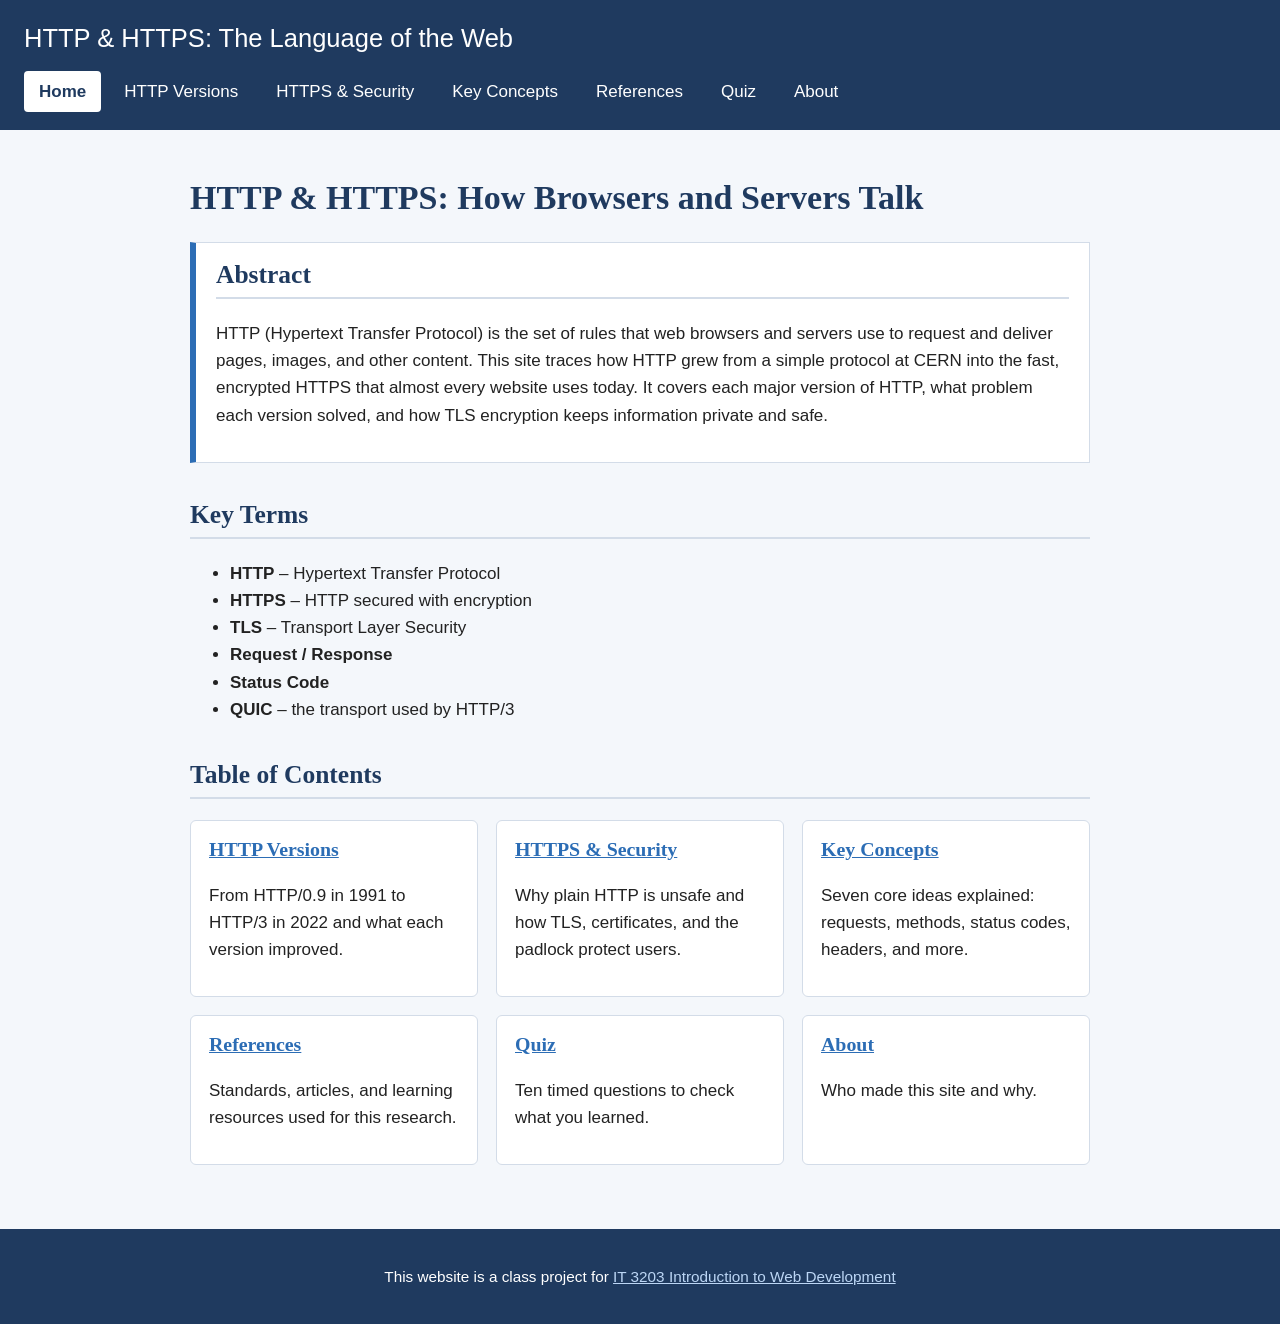
<file: index.html>
<!-- Home page: abstract, key terms, and table of contents that links to every page -->
<!DOCTYPE html>
<html lang="en">
<head>
  <meta charset="UTF-8">
  <meta name="viewport" content="width=device-width, initial-scale=1.0">
  <title>HTTP and HTTPS | Home</title>
  <link rel="stylesheet" href="css/style.css">
</head>
<body>

  <header id="site-header">
    <p class="site-title">HTTP &amp; HTTPS: The Language of the Web</p>
    <nav id="main-menu">
      <ul>
        <li><a href="index.html" class="active">Home</a></li>
        <li><a href="history.html">HTTP Versions</a></li>
        <li><a href="security.html">HTTPS &amp; Security</a></li>
        <li><a href="concepts.html">Key Concepts</a></li>
        <li><a href="references.html">References</a></li>
        <li><a href="quiz.html">Quiz</a></li>
        <li><a href="about.html">About</a></li>
      </ul>
    </nav>
  </header>

  <main>
    <h1>HTTP &amp; HTTPS: How Browsers and Servers Talk</h1>

    <section class="intro-box">
      <h2>Abstract</h2>
      <p>
        HTTP (Hypertext Transfer Protocol) is the set of rules that web browsers and servers
        use to request and deliver pages, images, and other content. This site traces how
        HTTP grew from a simple protocol at CERN into the fast, encrypted HTTPS that almost
        every website uses today. It covers each major version of HTTP, what problem each
        version solved, and how TLS encryption keeps information private and safe.
      </p>
    </section>

    <section>
      <h2>Key Terms</h2>
      <ul>
        <li><strong>HTTP</strong> &ndash; Hypertext Transfer Protocol</li>
        <li><strong>HTTPS</strong> &ndash; HTTP secured with encryption</li>
        <li><strong>TLS</strong> &ndash; Transport Layer Security</li>
        <li><strong>Request / Response</strong></li>
        <li><strong>Status Code</strong></li>
        <li><strong>QUIC</strong> &ndash; the transport used by HTTP/3</li>
      </ul>
    </section>

    <section>
      <h2>Table of Contents</h2>
      <div class="card-grid">
        <div class="card">
          <h3><a href="history.html">HTTP Versions</a></h3>
          <p>From HTTP/0.9 in 1991 to HTTP/3 in 2022 and what each version improved.</p>
        </div>
        <div class="card">
          <h3><a href="security.html">HTTPS &amp; Security</a></h3>
          <p>Why plain HTTP is unsafe and how TLS, certificates, and the padlock protect users.</p>
        </div>
        <div class="card">
          <h3><a href="concepts.html">Key Concepts</a></h3>
          <p>Seven core ideas explained: requests, methods, status codes, headers, and more.</p>
        </div>
        <div class="card">
          <h3><a href="references.html">References</a></h3>
          <p>Standards, articles, and learning resources used for this research.</p>
        </div>
        <div class="card">
          <h3><a href="quiz.html">Quiz</a></h3>
          <p>Ten timed questions to check what you learned.</p>
        </div>
        <div class="card">
          <h3><a href="about.html">About</a></h3>
          <p>Who made this site and why.</p>
        </div>
      </div>
    </section>
  </main>

  <footer id="site-footer">
    <p>
      This website is a class project for
      <a href="https://ksuweb.github.io/IT3203/">IT 3203 Introduction to Web Development</a>
    </p>
  </footer>

</body>
</html>
</file>
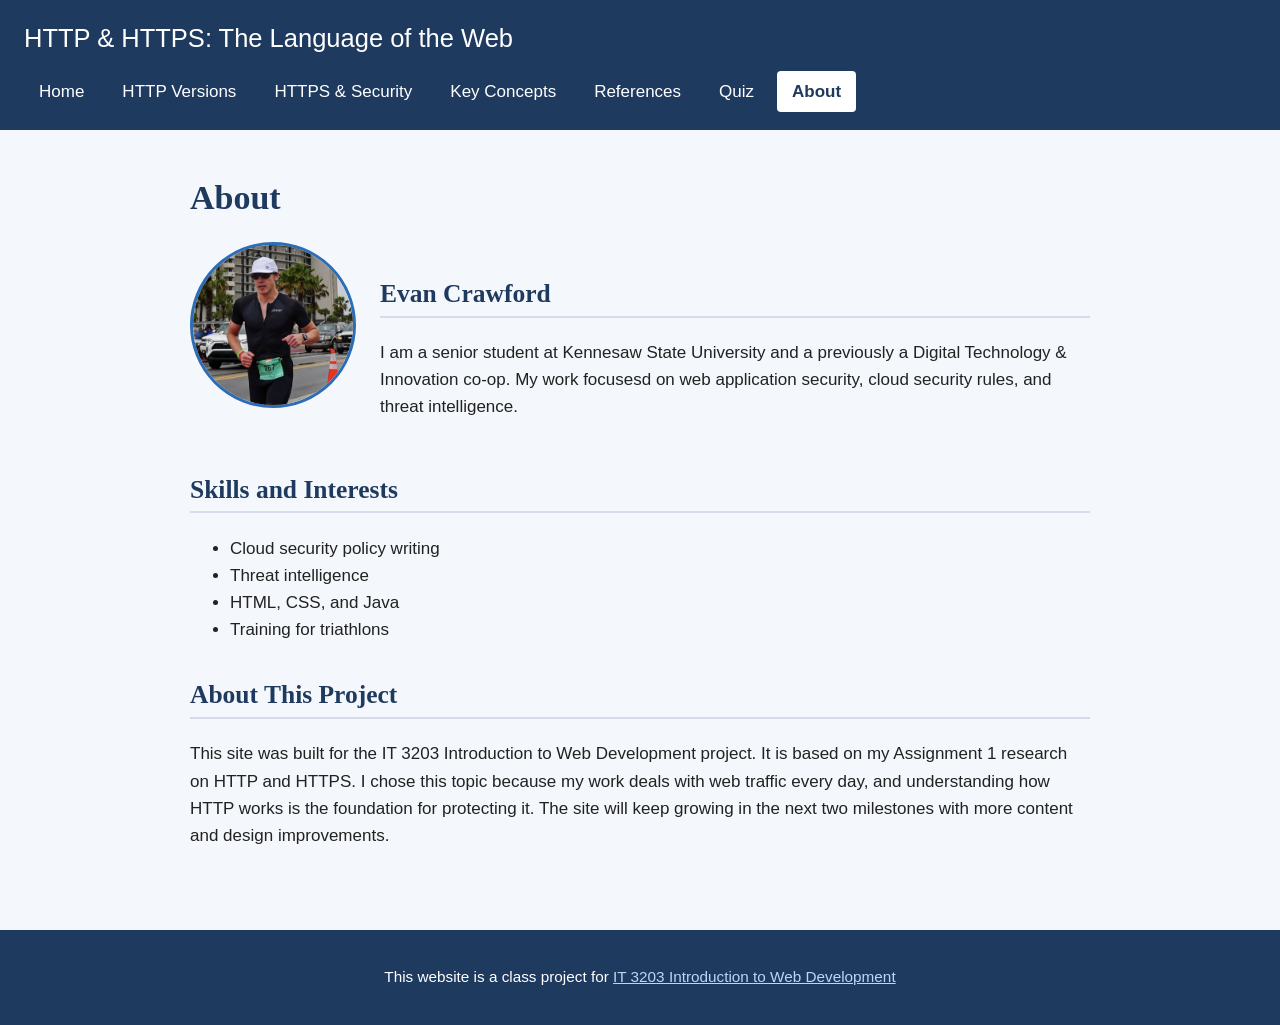
<file: about.html>
<!-- About page: photo and intro side by side with flexbox, skills list, project info -->

<!DOCTYPE html>
<html lang="en">
<head>
  <meta charset="UTF-8">
  <meta name="viewport" content="width=device-width, initial-scale=1.0">
  <title>HTTP and HTTPS | About</title>
  <link rel="stylesheet" href="css/style.css">
</head>
<body>

  <header id="site-header">
    <p class="site-title">HTTP &amp; HTTPS: The Language of the Web</p>
    <nav id="main-menu">
      <ul>
        <li><a href="index.html">Home</a></li>
        <li><a href="history.html">HTTP Versions</a></li>
        <li><a href="security.html">HTTPS &amp; Security</a></li>
        <li><a href="concepts.html">Key Concepts</a></li>
        <li><a href="references.html">References</a></li>
        <li><a href="quiz.html">Quiz</a></li>
        <li><a href="about.html" class="active">About</a></li>
      </ul>
    </nav>
  </header>

  <main>
    <h1>About</h1>

    <section class="profile">
         <img src="images/profile.jpg" alt="Evan Crawford running in a triathlon" width="160" height="160">
      <div>
        <h2>Evan Crawford</h2>
        <p>
          I am a senior student at Kennesaw State University and a previously a Digital Technology &amp;
          Innovation co-op. My work focusesd on web application security, cloud security 
          rules, and threat intelligence.
        </p>
      </div>
    </section>

    <h2>Skills and Interests</h2>
    <ul>
      <li>Cloud security policy writing</li>
      <li>Threat intelligence</li>
      <li>HTML, CSS, and Java</li>
      <li>Training for triathlons</li>
    </ul>

    <h2>About This Project</h2>
    <p>
      This site was built for the IT 3203 Introduction to Web Development project. It is
      based on my Assignment 1 research on HTTP and HTTPS. I chose this topic because my
      work deals with web traffic every day, and understanding how HTTP works is
      the foundation for protecting it. The site will keep growing in the next two
      milestones with more content and design improvements.
    </p>
  </main>

  <footer id="site-footer">
    <p>
      This website is a class project for
      <a href="https://ksuweb.github.io/IT3203/">IT 3203 Introduction to Web Development</a>
    </p>
  </footer>

</body>
</html>
</file>
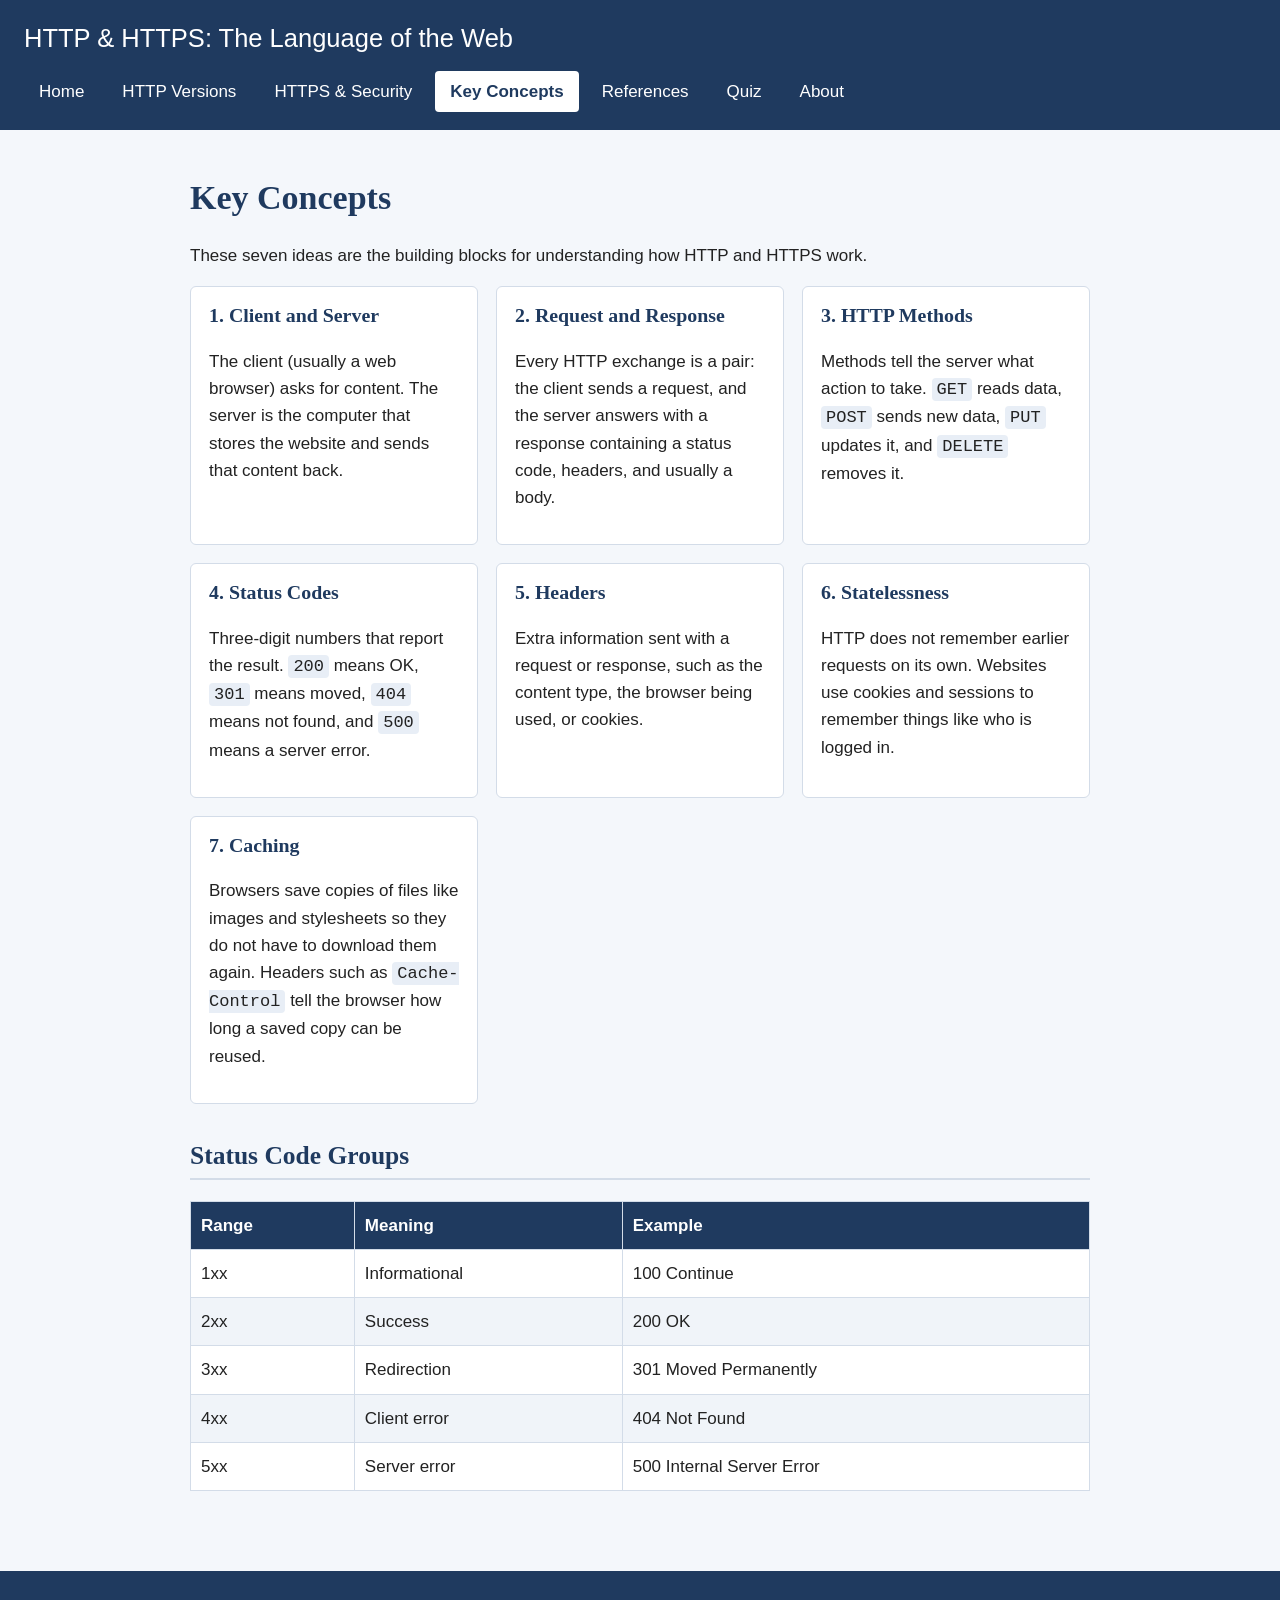
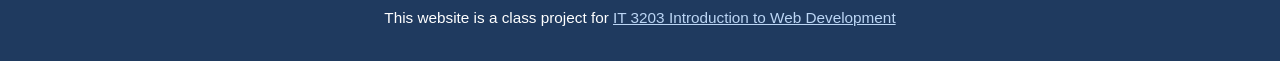
<file: concepts.html>
<!-- Key Concepts page: 7 concepts as cards in a CSS grid, plus a status code table -->
<!DOCTYPE html>
<html lang="en">
<head>
  <meta charset="UTF-8">
  <meta name="viewport" content="width=device-width, initial-scale=1.0">
  <title>HTTP and HTTPS | Key Concepts</title>
  <link rel="stylesheet" href="css/style.css">
</head>
<body>

  <header id="site-header">
    <p class="site-title">HTTP &amp; HTTPS: The Language of the Web</p>
    <nav id="main-menu">
      <ul>
        <li><a href="index.html">Home</a></li>
        <li><a href="history.html">HTTP Versions</a></li>
        <li><a href="security.html">HTTPS &amp; Security</a></li>
        <li><a href="concepts.html" class="active">Key Concepts</a></li>
        <li><a href="references.html">References</a></li>
        <li><a href="quiz.html">Quiz</a></li>
        <li><a href="about.html">About</a></li>
      </ul>
    </nav>
  </header>

  <main>
    <h1>Key Concepts</h1>
    <p>These seven ideas are the building blocks for understanding how HTTP and HTTPS work.</p>

    <div class="card-grid">
      <div class="card">
        <h3>1. Client and Server</h3>
        <p>
          The client (usually a web browser) asks for content. The server is the computer
          that stores the website and sends that content back.
        </p>
      </div>
      <div class="card">
        <h3>2. Request and Response</h3>
        <p>
          Every HTTP exchange is a pair: the client sends a request, and the server answers
          with a response containing a status code, headers, and usually a body.
        </p>
      </div>
      <div class="card">
        <h3>3. HTTP Methods</h3>
        <p>
          Methods tell the server what action to take. <code>GET</code> reads data,
          <code>POST</code> sends new data, <code>PUT</code> updates it, and
          <code>DELETE</code> removes it.
        </p>
      </div>
      <div class="card">
        <h3>4. Status Codes</h3>
        <p>
          Three-digit numbers that report the result. <code>200</code> means OK,
          <code>301</code> means moved, <code>404</code> means not found, and
          <code>500</code> means a server error.
        </p>
      </div>
      <div class="card">
        <h3>5. Headers</h3>
        <p>
          Extra information sent with a request or response, such as the content type,
          the browser being used, or cookies.
        </p>
      </div>
      <div class="card">
        <h3>6. Statelessness</h3>
        <p>
          HTTP does not remember earlier requests on its own. Websites use cookies and
          sessions to remember things like who is logged in.
        </p>
      </div>
            <div class="card">
        <h3>7. Caching</h3>
        <p>
          Browsers save copies of files like images and stylesheets so they do not have to
          download them again. Headers such as <code>Cache-Control</code> tell the browser
          how long a saved copy can be reused.
        </p>
      </div>
    </div>

    <h2>Status Code Groups</h2>
    <table>
      <thead>
        <tr>
          <th>Range</th>
          <th>Meaning</th>
          <th>Example</th>
        </tr>
      </thead>
      <tbody>
        <tr><td>1xx</td><td>Informational</td><td>100 Continue</td></tr>
        <tr><td>2xx</td><td>Success</td><td>200 OK</td></tr>
        <tr><td>3xx</td><td>Redirection</td><td>301 Moved Permanently</td></tr>
        <tr><td>4xx</td><td>Client error</td><td>404 Not Found</td></tr>
        <tr><td>5xx</td><td>Server error</td><td>500 Internal Server Error</td></tr>
      </tbody>
    </table>
  </main>

  <footer id="site-footer">
    <p>
      This website is a class project for
      <a href="https://ksuweb.github.io/IT3203/">IT 3203 Introduction to Web Development</a>
    </p>
  </footer>

</body>
</html>
</file>
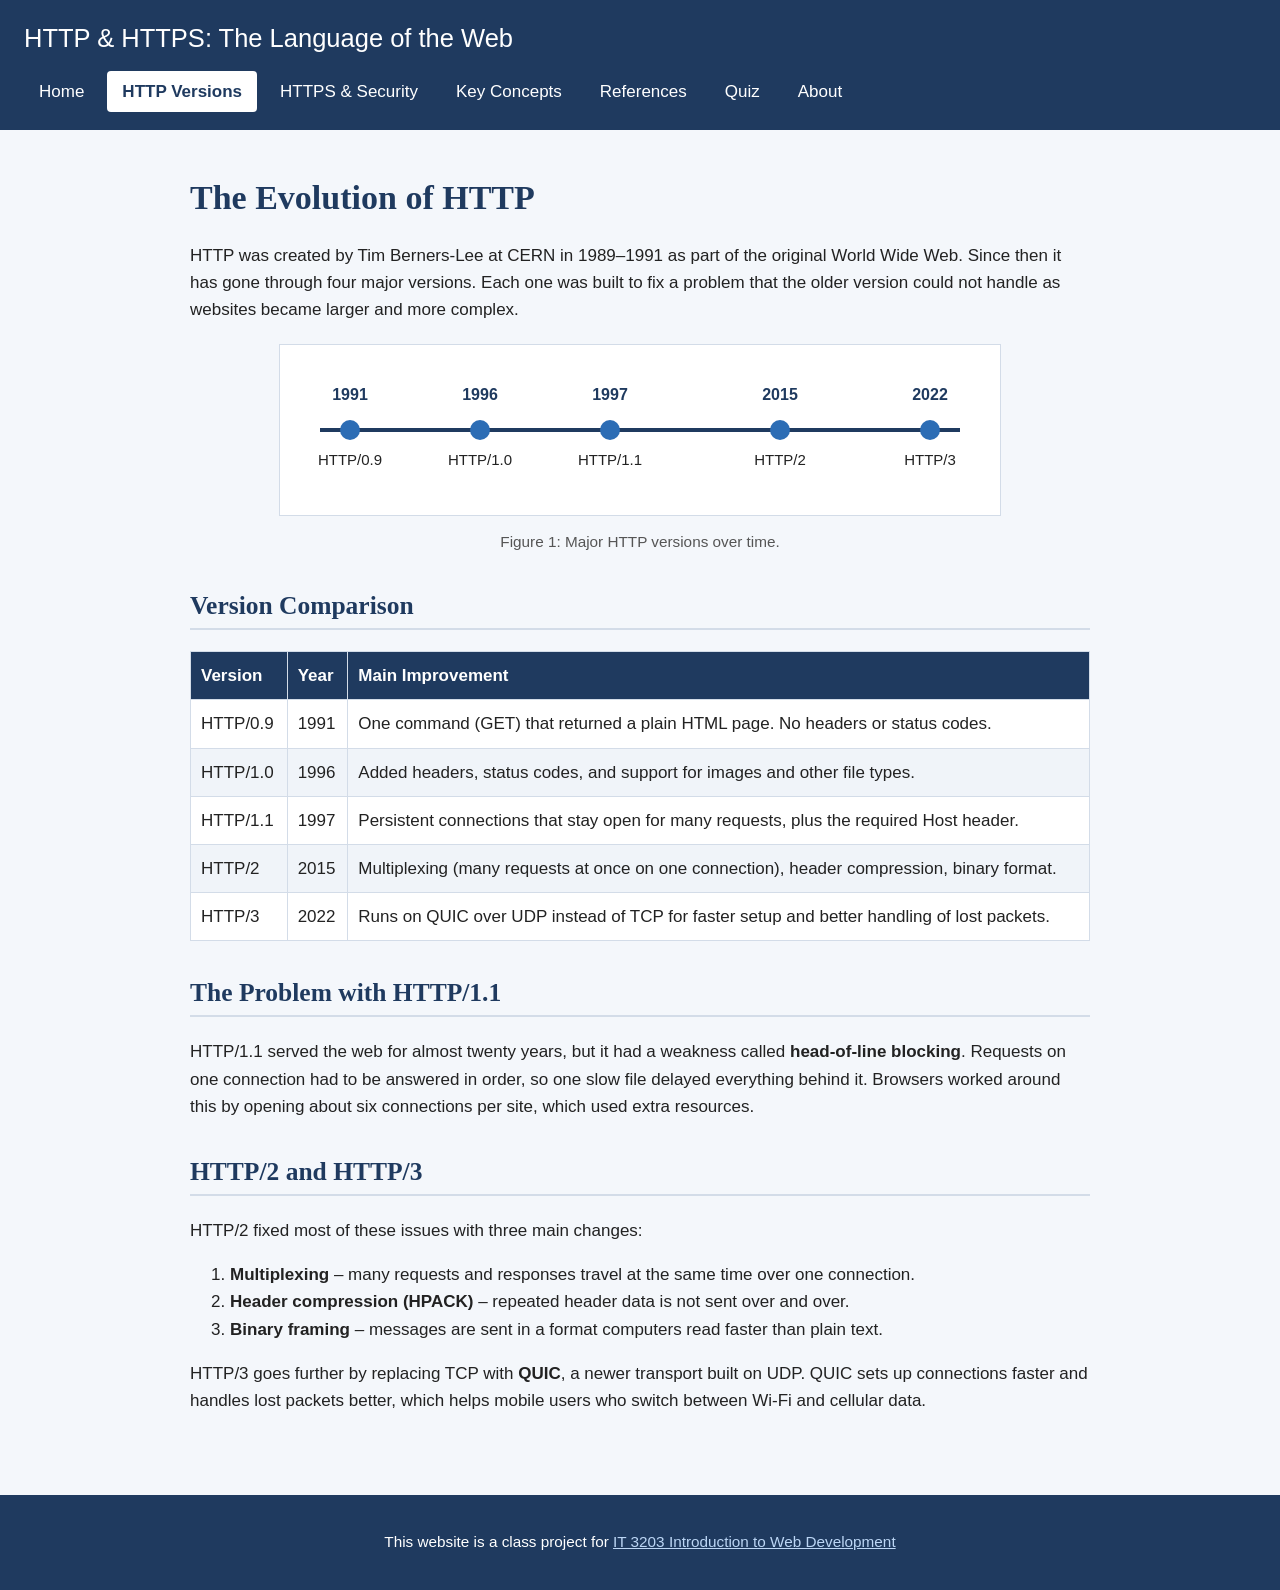
<file: history.html>
<!-- HTTP Versions page: timeline image, comparison table, and HTTP/2 and HTTP/3 changes -->

<!DOCTYPE html>
<html lang="en">
<head>
  <meta charset="UTF-8">
  <meta name="viewport" content="width=device-width, initial-scale=1.0">
  <title>HTTP and HTTPS | HTTP Versions</title>
  <link rel="stylesheet" href="css/style.css">
</head>
<body>

  <header id="site-header">
    <p class="site-title">HTTP &amp; HTTPS: The Language of the Web</p>
    <nav id="main-menu">
      <ul>
        <li><a href="index.html">Home</a></li>
        <li><a href="history.html" class="active">HTTP Versions</a></li>
        <li><a href="security.html">HTTPS &amp; Security</a></li>
        <li><a href="concepts.html">Key Concepts</a></li>
        <li><a href="references.html">References</a></li>
        <li><a href="quiz.html">Quiz</a></li>
        <li><a href="about.html">About</a></li>
      </ul>
    </nav>
  </header>

  <main>
    <h1>The Evolution of HTTP</h1>
    <p>
      HTTP was created by Tim Berners-Lee at CERN in 1989&ndash;1991 as part of the original
      World Wide Web. Since then it has gone through four major versions. Each one was built
      to fix a problem that the older version could not handle as websites became larger
      and more complex.
    </p>

    <figure>
      <img src="images/http-timeline.svg" alt="Timeline showing HTTP/0.9 in 1991, HTTP/1.0 in 1996, HTTP/1.1 in 1997, HTTP/2 in 2015, and HTTP/3 in 2022" width="720" height="170">
      <figcaption>Figure 1: Major HTTP versions over time.</figcaption>
    </figure>

    <h2>Version Comparison</h2>
    <table>
      <thead>
        <tr>
          <th>Version</th>
          <th>Year</th>
          <th>Main Improvement</th>
        </tr>
      </thead>
      <tbody>
        <tr>
          <td>HTTP/0.9</td>
          <td>1991</td>
          <td>One command (GET) that returned a plain HTML page. No headers or status codes.</td>
        </tr>
        <tr>
          <td>HTTP/1.0</td>
          <td>1996</td>
          <td>Added headers, status codes, and support for images and other file types.</td>
        </tr>
        <tr>
          <td>HTTP/1.1</td>
          <td>1997</td>
          <td>Persistent connections that stay open for many requests, plus the required Host header.</td>
        </tr>
        <tr>
          <td>HTTP/2</td>
          <td>2015</td>
          <td>Multiplexing (many requests at once on one connection), header compression, binary format.</td>
        </tr>
        <tr>
          <td>HTTP/3</td>
          <td>2022</td>
          <td>Runs on QUIC over UDP instead of TCP for faster setup and better handling of lost packets.</td>
        </tr>
      </tbody>
    </table>

    <h2>The Problem with HTTP/1.1</h2>
    <p>
      HTTP/1.1 served the web for almost twenty years, but it had a weakness called
      <strong>head-of-line blocking</strong>. Requests on one connection had to be answered
      in order, so one slow file delayed everything behind it. Browsers worked around this by
      opening about six connections per site, which used extra resources.
    </p>

    <h2>HTTP/2 and HTTP/3</h2>
    <p>HTTP/2 fixed most of these issues with three main changes:</p>
    <ol>
      <li><strong>Multiplexing</strong> &ndash; many requests and responses travel at the same time over one connection.</li>
      <li><strong>Header compression (HPACK)</strong> &ndash; repeated header data is not sent over and over.</li>
      <li><strong>Binary framing</strong> &ndash; messages are sent in a format computers read faster than plain text.</li>
    </ol>
    <p>
      HTTP/3 goes further by replacing TCP with <strong>QUIC</strong>, a newer transport built
      on UDP. QUIC sets up connections faster and handles lost packets better, which helps
      mobile users who switch between Wi-Fi and cellular data.
    </p>
  </main>

  <footer id="site-footer">
    <p>
      This website is a class project for
      <a href="https://ksuweb.github.io/IT3203/">IT 3203 Introduction to Web Development</a>
    </p>
  </footer>

</body>
</html>
</file>
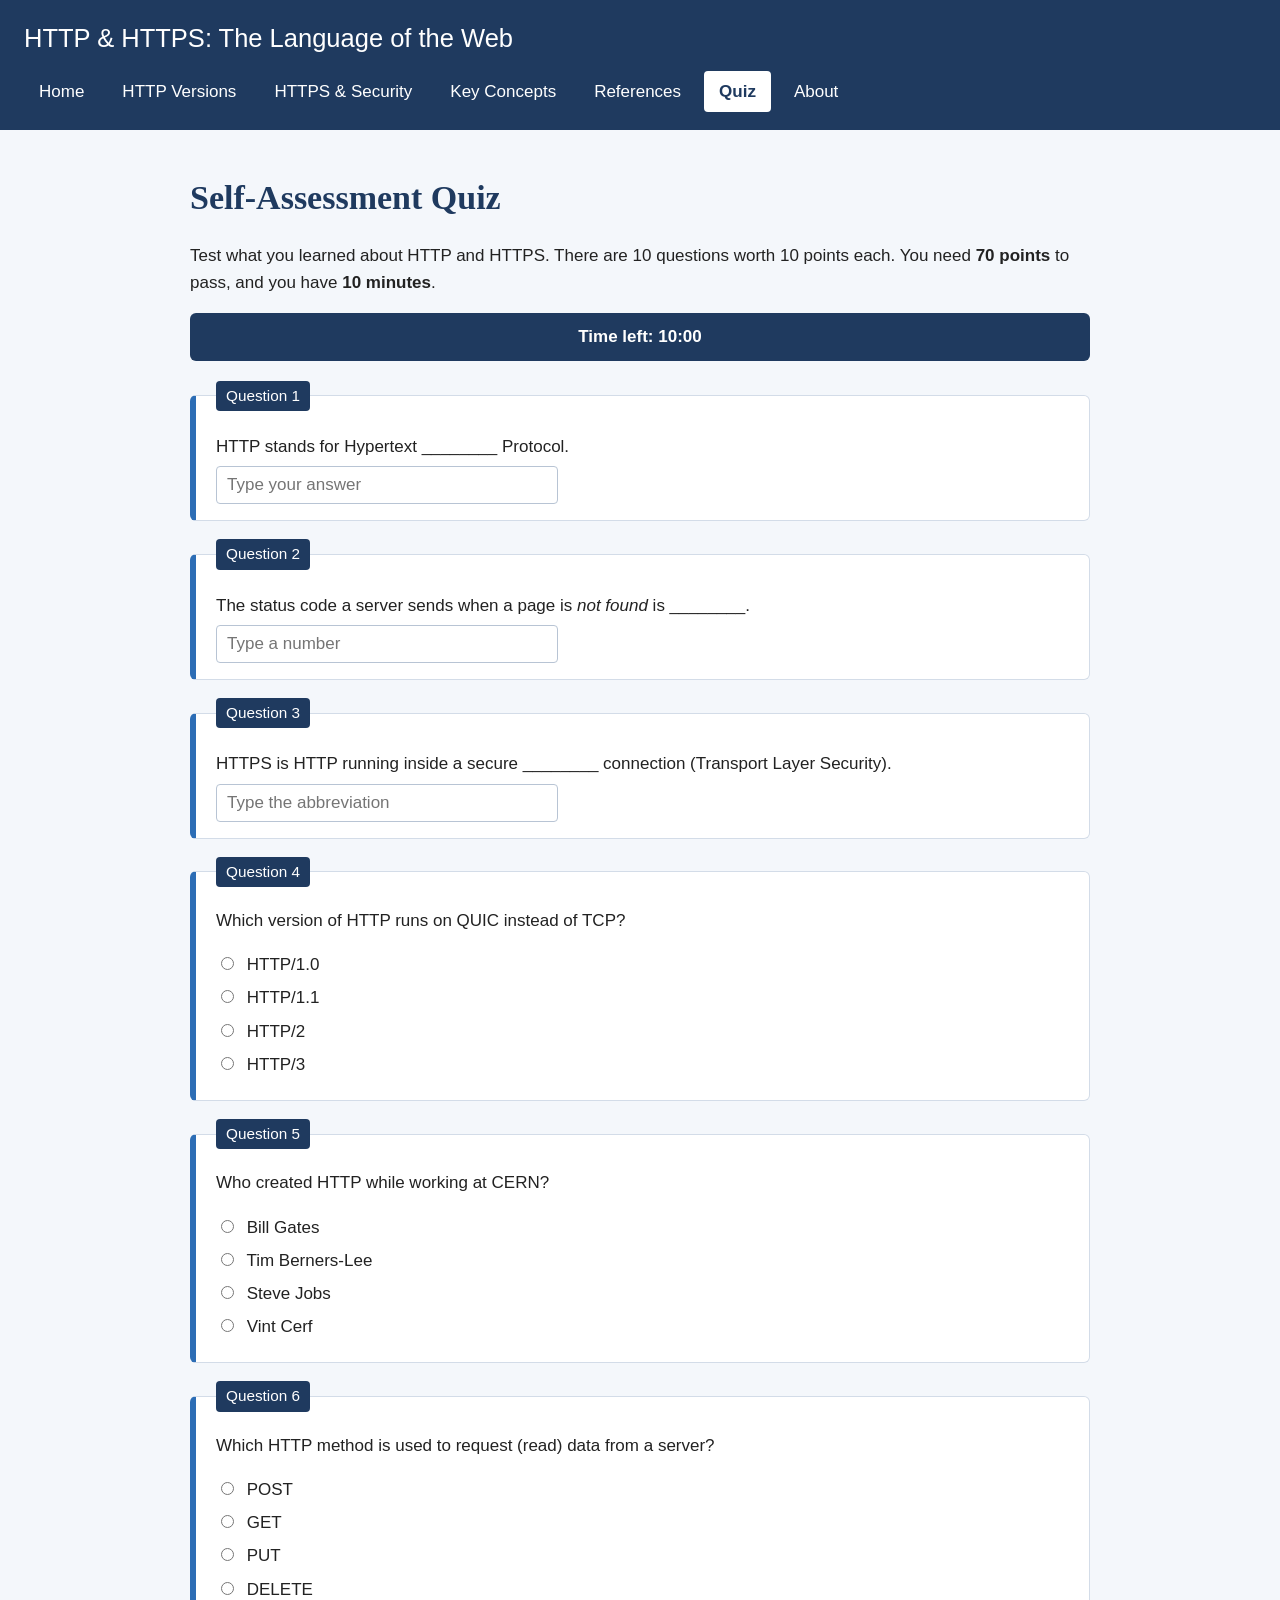
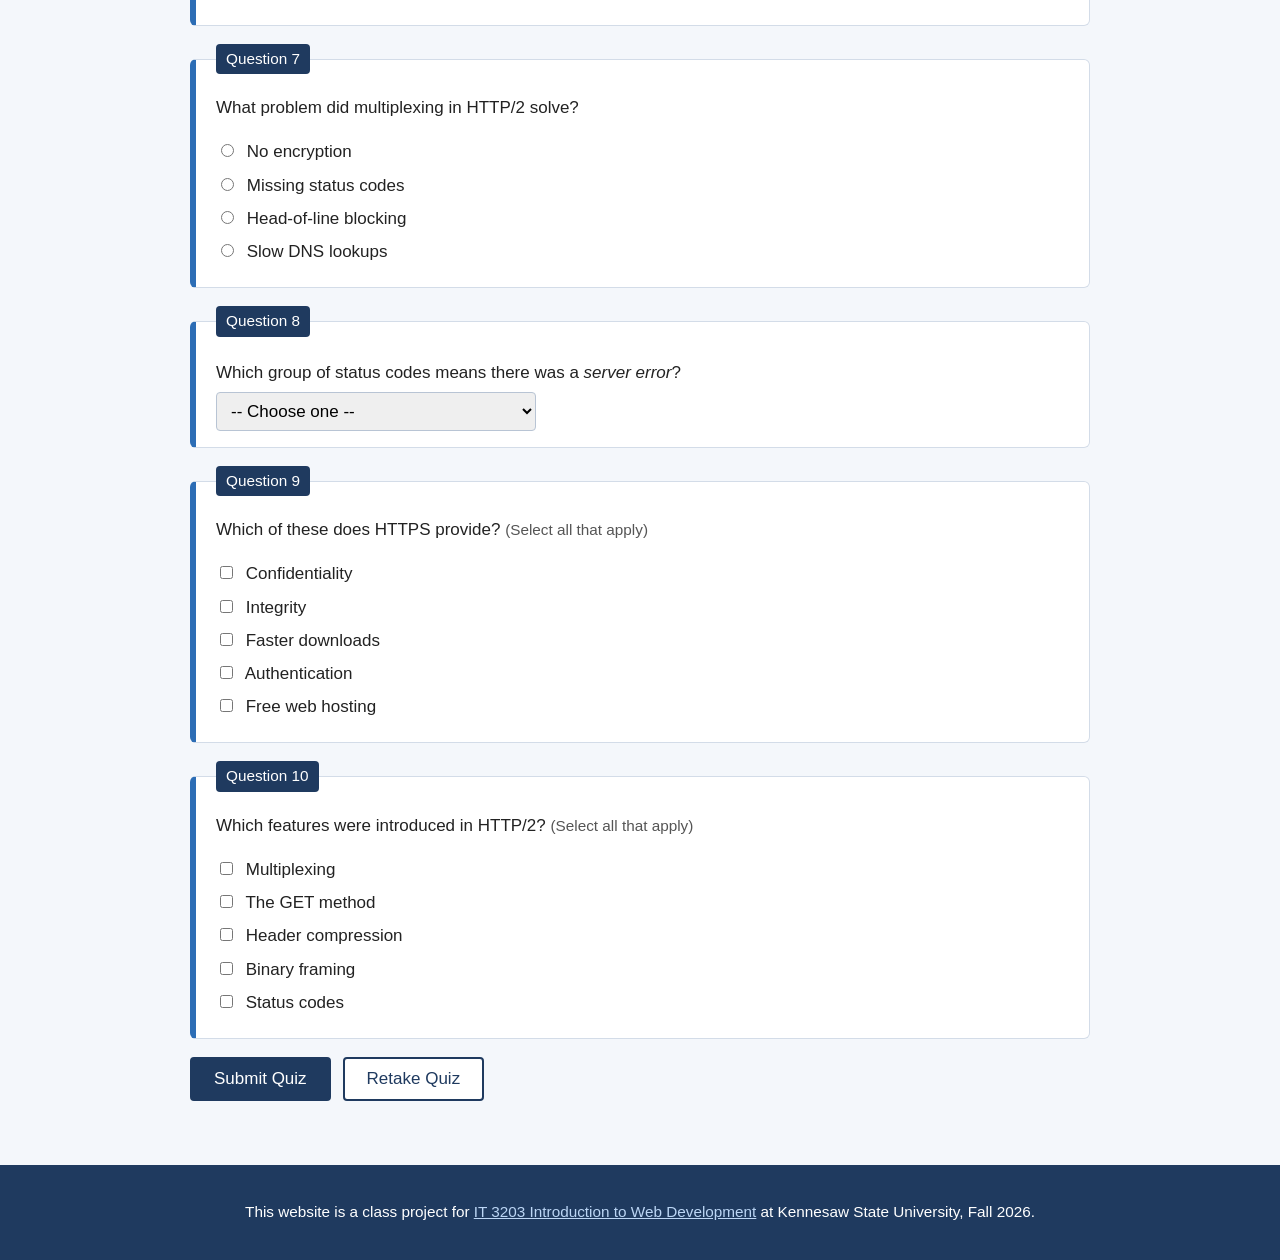
<file: quiz.html>
<!DOCTYPE html>
<!-- IT 3203 Milestone 2 - Quiz page - Evan Crawford -->
<!-- 10-question self-assessment quiz on HTTP/HTTPS. Grading and the timer are in js/quiz.js -->
<html lang="en">
<head>
  <meta charset="UTF-8">
  <meta name="viewport" content="width=device-width, initial-scale=1.0">
  <title>HTTP and HTTPS | Quiz</title>
  <link rel="stylesheet" href="css/style.css">
</head>
<body>

  <!-- main menu, same on every page. Quiz link added for milestone 2 -->
  <header id="site-header">
    <p class="site-title">HTTP &amp; HTTPS: The Language of the Web</p>
    <nav id="main-menu">
      <ul>
        <li><a href="index.html">Home</a></li>
        <li><a href="history.html">HTTP Versions</a></li>
        <li><a href="security.html">HTTPS &amp; Security</a></li>
        <li><a href="concepts.html">Key Concepts</a></li>
        <li><a href="references.html">References</a></li>
        <li><a href="quiz.html" class="active">Quiz</a></li>
        <li><a href="about.html">About</a></li>
      </ul>
    </nav>
  </header>

  <main>
    <h1>Self-Assessment Quiz</h1>
    <p>
      Test what you learned about HTTP and HTTPS. There are 10 questions worth 10 points
      each. You need <strong>70 points</strong> to pass, and you have <strong>10 minutes</strong>.
    </p>

    <!-- countdown timer, the number is updated every second by quiz.js -->
    <div id="timer-box" class="timer">Time left: <span id="timer">10:00</span></div>

    <!-- results box stays hidden until the quiz is submitted -->
    <section id="results" class="results" hidden>
      <h2>Your Results</h2>
      <p><span id="result-status" class="status"></span></p>
      <p>Total score: <strong id="result-score"></strong></p>
      <p>Time spent: <strong id="result-time"></strong></p>
      <div class="table-wrap">
        <table>
          <thead>
            <tr>
              <th>#</th>
              <th>Result</th>
              <th>Your Answer</th>
              <th>Correct Answer</th>
              <th>Score</th>
            </tr>
          </thead>
          <!-- quiz.js adds one row per question here -->
          <tbody id="result-rows"></tbody>
        </table>
      </div>
    </section>

    <form id="quiz-form">

      <!-- Questions 1-3: fill in the blank (text inputs) -->
      <fieldset class="question" id="q1-box">
        <legend>Question 1</legend>
        <label for="q1-input">HTTP stands for Hypertext ________ Protocol.</label>
        <input type="text" id="q1-input" name="q1" placeholder="Type your answer">
      </fieldset>

      <fieldset class="question" id="q2-box">
        <legend>Question 2</legend>
        <label for="q2-input">The status code a server sends when a page is <em>not found</em> is ________.</label>
        <input type="text" id="q2-input" name="q2" placeholder="Type a number">
      </fieldset>

      <fieldset class="question" id="q3-box">
        <legend>Question 3</legend>
        <label for="q3-input">HTTPS is HTTP running inside a secure ________ connection (Transport Layer Security).</label>
        <input type="text" id="q3-input" name="q3" placeholder="Type the abbreviation">
      </fieldset>

      <!-- Questions 4-7: multiple choice, one answer (radio buttons share the same name) -->
      <fieldset class="question" id="q4-box">
        <legend>Question 4</legend>
        <p>Which version of HTTP runs on QUIC instead of TCP?</p>
        <label><input type="radio" name="q4" value="HTTP/1.0"> HTTP/1.0</label>
        <label><input type="radio" name="q4" value="HTTP/1.1"> HTTP/1.1</label>
        <label><input type="radio" name="q4" value="HTTP/2"> HTTP/2</label>
        <label><input type="radio" name="q4" value="HTTP/3"> HTTP/3</label>
      </fieldset>

      <fieldset class="question" id="q5-box">
        <legend>Question 5</legend>
        <p>Who created HTTP while working at CERN?</p>
        <label><input type="radio" name="q5" value="Bill Gates"> Bill Gates</label>
        <label><input type="radio" name="q5" value="Tim Berners-Lee"> Tim Berners-Lee</label>
        <label><input type="radio" name="q5" value="Steve Jobs"> Steve Jobs</label>
        <label><input type="radio" name="q5" value="Vint Cerf"> Vint Cerf</label>
      </fieldset>

      <fieldset class="question" id="q6-box">
        <legend>Question 6</legend>
        <p>Which HTTP method is used to request (read) data from a server?</p>
        <label><input type="radio" name="q6" value="POST"> POST</label>
        <label><input type="radio" name="q6" value="GET"> GET</label>
        <label><input type="radio" name="q6" value="PUT"> PUT</label>
        <label><input type="radio" name="q6" value="DELETE"> DELETE</label>
      </fieldset>

      <fieldset class="question" id="q7-box">
        <legend>Question 7</legend>
        <p>What problem did multiplexing in HTTP/2 solve?</p>
        <label><input type="radio" name="q7" value="No encryption"> No encryption</label>
        <label><input type="radio" name="q7" value="Missing status codes"> Missing status codes</label>
        <label><input type="radio" name="q7" value="Head-of-line blocking"> Head-of-line blocking</label>
        <label><input type="radio" name="q7" value="Slow DNS lookups"> Slow DNS lookups</label>
      </fieldset>

      <!-- Question 8: dropdown (select), one answer -->
      <fieldset class="question" id="q8-box">
        <legend>Question 8</legend>
        <label for="q8-select">Which group of status codes means there was a <em>server error</em>?</label>
        <select id="q8-select" name="q8">
          <option value="">-- Choose one --</option>
          <option value="2xx">2xx</option>
          <option value="3xx">3xx</option>
          <option value="4xx">4xx</option>
          <option value="5xx">5xx</option>
        </select>
      </fieldset>

      <!-- Questions 9-10: multi-select, more than one right answer (checkboxes) -->
      <fieldset class="question" id="q9-box">
        <legend>Question 9</legend>
        <p>Which of these does HTTPS provide? <span class="hint">(Select all that apply)</span></p>
        <label><input type="checkbox" name="q9" value="Confidentiality"> Confidentiality</label>
        <label><input type="checkbox" name="q9" value="Integrity"> Integrity</label>
        <label><input type="checkbox" name="q9" value="Faster downloads"> Faster downloads</label>
        <label><input type="checkbox" name="q9" value="Authentication"> Authentication</label>
        <label><input type="checkbox" name="q9" value="Free web hosting"> Free web hosting</label>
      </fieldset>

      <fieldset class="question" id="q10-box">
        <legend>Question 10</legend>
        <p>Which features were introduced in HTTP/2? <span class="hint">(Select all that apply)</span></p>
        <label><input type="checkbox" name="q10" value="Multiplexing"> Multiplexing</label>
        <label><input type="checkbox" name="q10" value="The GET method"> The GET method</label>
        <label><input type="checkbox" name="q10" value="Header compression"> Header compression</label>
        <label><input type="checkbox" name="q10" value="Binary framing"> Binary framing</label>
        <label><input type="checkbox" name="q10" value="Status codes"> Status codes</label>
      </fieldset>

      <!-- submit grades the quiz, retake clears everything and restarts the timer -->
      <div class="quiz-buttons">
        <button type="submit" id="submit-btn" class="btn">Submit Quiz</button>
        <button type="button" id="reset-btn" class="btn btn-secondary">Retake Quiz</button>
      </div>
    </form>
  </main>

  <!-- class project note with link to class site -->
  <footer id="site-footer">
    <p>
      This website is a class project for
      <a href="https://ksuweb.github.io/IT3203/">IT 3203 Introduction to Web Development</a>
      at Kennesaw State University, Fall 2026.
    </p>
  </footer>

  <!-- script goes at the end so the form is loaded before the JavaScript runs -->
  <script src="js/quiz.js"></script>
</body>
</html>
</file>
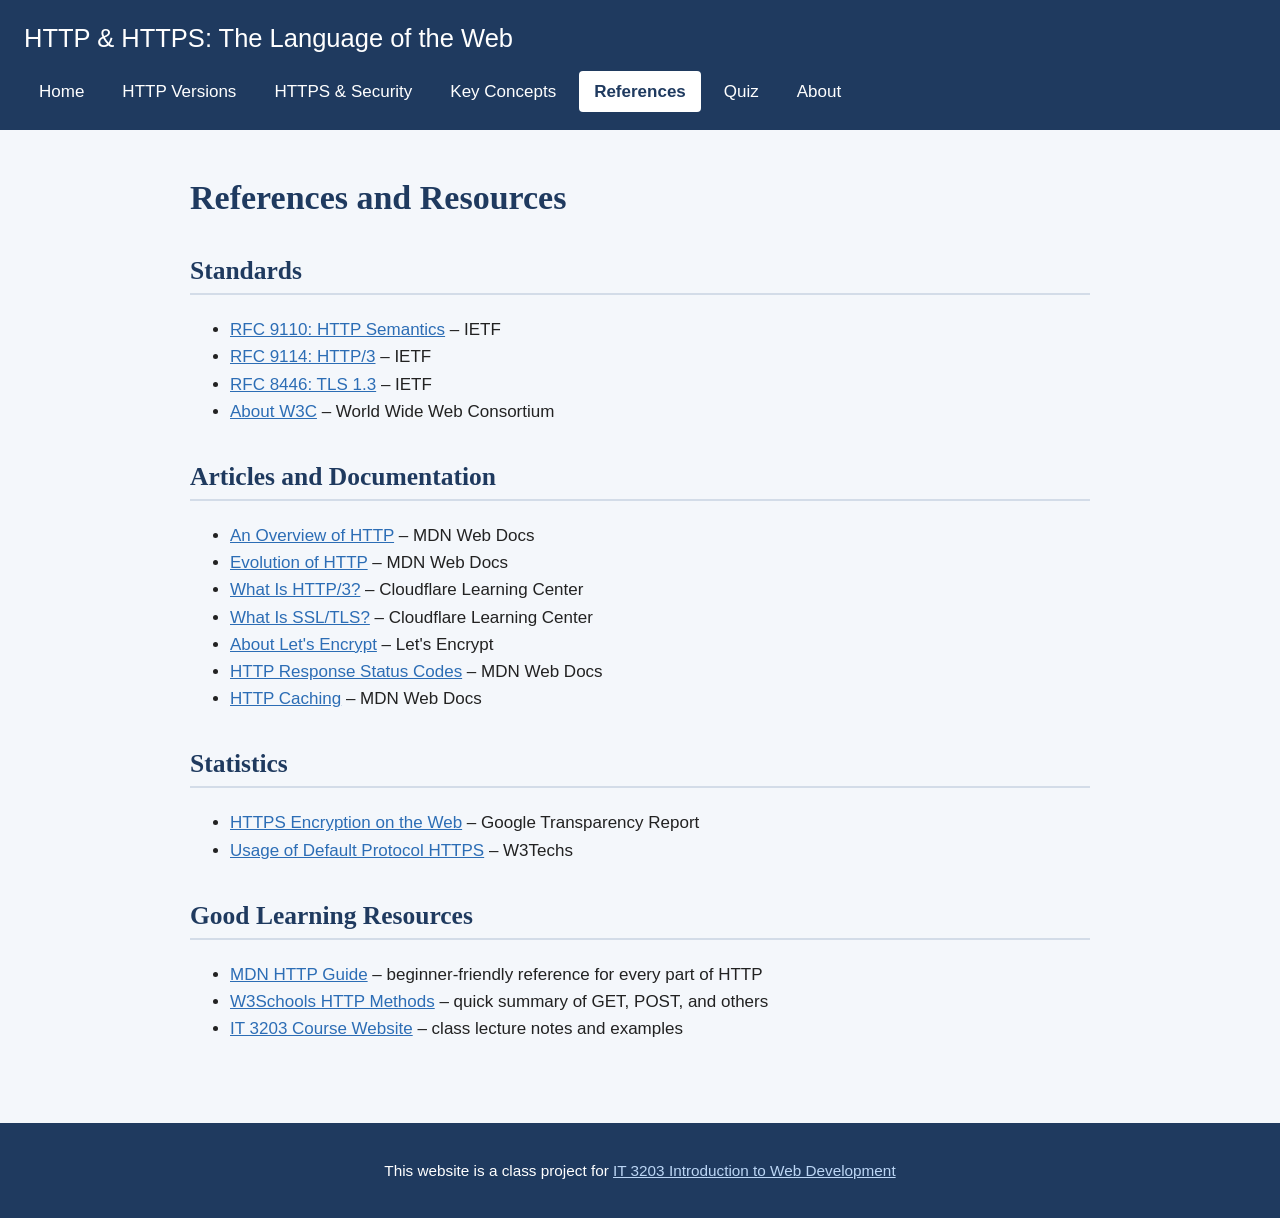
<file: references.html>
<!-- References page: sources grouped by type, each one links to the original -->

<!DOCTYPE html>
<html lang="en">
<head>
  <meta charset="UTF-8">
  <meta name="viewport" content="width=device-width, initial-scale=1.0">
  <title>HTTP and HTTPS | References</title>
  <link rel="stylesheet" href="css/style.css">
</head>
<body>

  <header id="site-header">
    <p class="site-title">HTTP &amp; HTTPS: The Language of the Web</p>
    <nav id="main-menu">
      <ul>
        <li><a href="index.html">Home</a></li>
        <li><a href="history.html">HTTP Versions</a></li>
        <li><a href="security.html">HTTPS &amp; Security</a></li>
        <li><a href="concepts.html">Key Concepts</a></li>
        <li><a href="references.html" class="active">References</a></li>
        <li><a href="quiz.html">Quiz</a></li>
        <li><a href="about.html">About</a></li>
      </ul>
    </nav>
  </header>

  <main>
    <h1>References and Resources</h1>

    <h2>Standards</h2>
    <ul>
      <li><a href="https://www.rfc-editor.org/rfc/rfc9110">RFC 9110: HTTP Semantics</a> &ndash; IETF</li>
      <li><a href="https://www.rfc-editor.org/rfc/rfc9114">RFC 9114: HTTP/3</a> &ndash; IETF</li>
      <li><a href="https://www.rfc-editor.org/rfc/rfc8446">RFC 8446: TLS 1.3</a> &ndash; IETF</li>
      <li><a href="https://www.w3.org/about/">About W3C</a> &ndash; World Wide Web Consortium</li>
    </ul>

    <h2>Articles and Documentation</h2>
    <ul>
      <li><a href="https://developer.mozilla.org/en-US/docs/Web/HTTP/Guides/Overview">An Overview of HTTP</a> &ndash; MDN Web Docs</li>
      <li><a href="https://developer.mozilla.org/en-US/docs/Web/HTTP/Guides/Evolution_of_HTTP">Evolution of HTTP</a> &ndash; MDN Web Docs</li>
      <li><a href="https://www.cloudflare.com/learning/performance/what-is-http3/">What Is HTTP/3?</a> &ndash; Cloudflare Learning Center</li>
      <li><a href="https://www.cloudflare.com/learning/ssl/what-is-ssl/">What Is SSL/TLS?</a> &ndash; Cloudflare Learning Center</li>
      <li><a href="https://letsencrypt.org/about/">About Let's Encrypt</a> &ndash; Let's Encrypt</li>
      <li><a href="https://developer.mozilla.org/en-US/docs/Web/HTTP/Status">HTTP Response Status Codes</a> &ndash; MDN Web Docs</li>
      <li><a href="https://developer.mozilla.org/en-US/docs/Web/HTTP/Caching">HTTP Caching</a> &ndash; MDN Web Docs</li>
    </ul>

    <h2>Statistics</h2>
    <ul>
      <li><a href="https://transparencyreport.google.com/https/overview">HTTPS Encryption on the Web</a> &ndash; Google Transparency Report</li>
      <li><a href="https://w3techs.com/technologies/details/ce-httpsdefault">Usage of Default Protocol HTTPS</a> &ndash; W3Techs</li>
    </ul>

    <h2>Good Learning Resources</h2>
    <ul>
      <li><a href="https://developer.mozilla.org/en-US/docs/Web/HTTP">MDN HTTP Guide</a> &ndash; beginner-friendly reference for every part of HTTP</li>
      <li><a href="https://www.w3schools.com/tags/ref_httpmethods.asp">W3Schools HTTP Methods</a> &ndash; quick summary of GET, POST, and others</li>
      <li><a href="https://ksuweb.github.io/IT3203/">IT 3203 Course Website</a> &ndash; class lecture notes and examples</li>
    </ul>
  </main>

  <footer id="site-footer">
    <p>
      This website is a class project for
      <a href="https://ksuweb.github.io/IT3203/">IT 3203 Introduction to Web Development</a>
    </p>
  </footer>

</body>
</html>
</file>
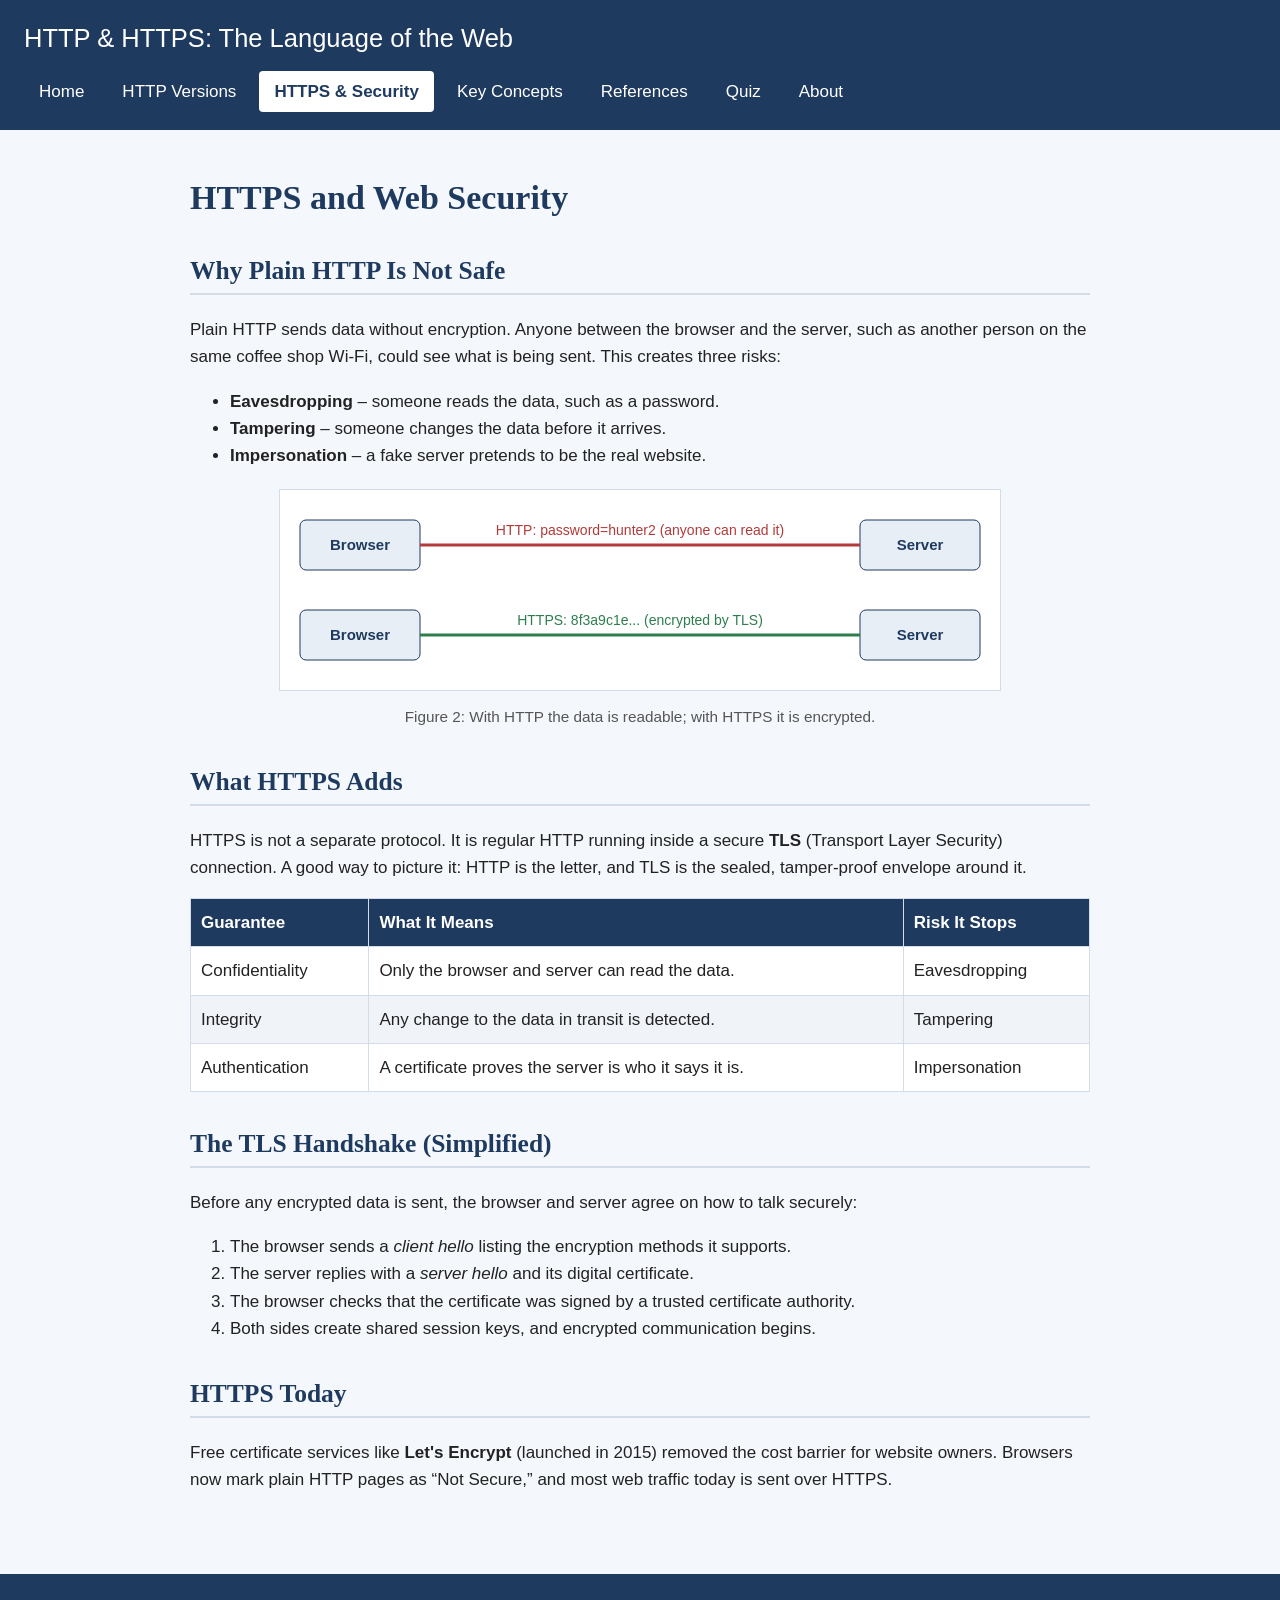
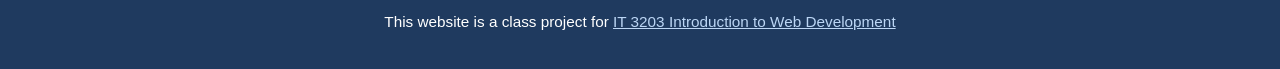
<file: security.html>
<!-- HTTPS & Security page: risks of plain HTTP, what TLS adds, and the handshake steps -->

<!DOCTYPE html>
<html lang="en">
<head>
  <meta charset="UTF-8">
  <meta name="viewport" content="width=device-width, initial-scale=1.0">
  <title>HTTP and HTTPS | HTTPS and Security</title>
  <link rel="stylesheet" href="css/style.css">
</head>
<body>

  <header id="site-header">
    <p class="site-title">HTTP &amp; HTTPS: The Language of the Web</p>
    <nav id="main-menu">
      <ul>
        <li><a href="index.html">Home</a></li>
        <li><a href="history.html">HTTP Versions</a></li>
        <li><a href="security.html" class="active">HTTPS &amp; Security</a></li>
        <li><a href="concepts.html">Key Concepts</a></li>
        <li><a href="references.html">References</a></li>
        <li><a href="quiz.html">Quiz</a></li>
        <li><a href="about.html">About</a></li>
      </ul>
    </nav>
  </header>

  <main>
    <h1>HTTPS and Web Security</h1>

    <h2>Why Plain HTTP Is Not Safe</h2>
    <p>
      Plain HTTP sends data without encryption. Anyone between the browser and the server,
      such as another person on the same coffee shop Wi-Fi, could see what is being sent.
      This creates three risks:
    </p>
    <ul>
      <li><strong>Eavesdropping</strong> &ndash; someone reads the data, such as a password.</li>
      <li><strong>Tampering</strong> &ndash; someone changes the data before it arrives.</li>
      <li><strong>Impersonation</strong> &ndash; a fake server pretends to be the real website.</li>
    </ul>

    <figure>
      <img src="images/tls-envelope.svg" alt="Diagram comparing a readable password sent over HTTP with scrambled encrypted data sent over HTTPS" width="720" height="200">
      <figcaption>Figure 2: With HTTP the data is readable; with HTTPS it is encrypted.</figcaption>
    </figure>

    <h2>What HTTPS Adds</h2>
    <p>
      HTTPS is not a separate protocol. It is regular HTTP running inside a secure
      <strong>TLS</strong> (Transport Layer Security) connection. A good way to picture it:
      HTTP is the letter, and TLS is the sealed, tamper-proof envelope around it.
    </p>
    <table>
      <thead>
        <tr>
          <th>Guarantee</th>
          <th>What It Means</th>
          <th>Risk It Stops</th>
        </tr>
      </thead>
      <tbody>
        <tr>
          <td>Confidentiality</td>
          <td>Only the browser and server can read the data.</td>
          <td>Eavesdropping</td>
        </tr>
        <tr>
          <td>Integrity</td>
          <td>Any change to the data in transit is detected.</td>
          <td>Tampering</td>
        </tr>
        <tr>
          <td>Authentication</td>
          <td>A certificate proves the server is who it says it is.</td>
          <td>Impersonation</td>
        </tr>
      </tbody>
    </table>

    <h2>The TLS Handshake (Simplified)</h2>
    <p>Before any encrypted data is sent, the browser and server agree on how to talk securely:</p>
    <ol>
      <li>The browser sends a <em>client hello</em> listing the encryption methods it supports.</li>
      <li>The server replies with a <em>server hello</em> and its digital certificate.</li>
      <li>The browser checks that the certificate was signed by a trusted certificate authority.</li>
      <li>Both sides create shared session keys, and encrypted communication begins.</li>
    </ol>

    <h2>HTTPS Today</h2>
    <p>
      Free certificate services like <strong>Let's Encrypt</strong> (launched in 2015) removed
      the cost barrier for website owners. Browsers now mark plain HTTP pages as
      &ldquo;Not Secure,&rdquo; and most web traffic today is sent over HTTPS.
    </p>
  </main>

  <footer id="site-footer">
    <p>
      This website is a class project for
      <a href="https://ksuweb.github.io/IT3203/">IT 3203 Introduction to Web Development</a>
    </p>
  </footer>

</body>
</html>
</file>
<file: css/style.css>
/* IT 3203 Milestone 1 - one stylesheet for all pages */


/* element selector - th ebase font and colors */
body {
  margin: 0;
  font-family: Arial, Helvetica, sans-serif;
  font-size: 17px;
  line-height: 1.6;
  color: #222222;
  background-color: #f4f7fb;
}

h1,
h2,
h3 {
  font-family: Georgia, "Times New Roman", serif;
  color: #1f3a5f;
  line-height: 1.25;
}

h2 {
  margin-top: 36px;
  padding-bottom: 6px;
  border-bottom: 2px solid #d3dce8;
}

a {
  color: #2c6db5;
}

/* the hover effect on links */
a:hover {
  color: #1f3a5f;
  text-decoration: none;
}

code {
  background-color: #e8eef6;
  padding: 2px 5px;
  border-radius: 4px;
}
/* id selector - header bar */
#site-header {
  background-color: #1f3a5f;
  color: white;
  padding: 18px 24px;
}

#site-header .site-title {
  margin: 0;
  font-size: 1.5em;
  color: white;
}
/* flexbox lays out the menu in a row */
#main-menu ul {
  display: flex;
  flex-wrap: wrap;
  gap: 8px;
  list-style: none;
  margin: 12px 0 0 0;
  padding: 0;
}

#main-menu a {
  display: block;
  padding: 6px 14px;
  border: 1px solid transparent;
  border-radius: 4px;
  color: white;
  text-decoration: none;
}

#main-menu a:hover {
  border-color: white;
  background-color: #2c6db5;
}
/* class selector - highlights current page */
#main-menu a.active {
  background-color: white;
  color: #1f3a5f;
  font-weight: bold;
}

main {
  max-width: 900px;
  margin: 0 auto;
  padding: 24px;
}

.intro-box {
  background-color: white;
  border: 1px solid #d3dce8;
  border-left: 6px solid #2c6db5;
  padding: 16px 20px;
  margin: 20px 0;
}

.intro-box h2 {
  margin-top: 0;
}
/* css grid for the card layout */
.card-grid {
  display: grid;
  grid-template-columns: repeat(auto-fit, minmax(250px, 1fr));
  gap: 18px;
  margin-top: 16px;
}

.card {
  background-color: white;
  border: 1px solid #d3dce8;
  border-radius: 6px;
  padding: 16px 18px;
}

.card h3 {
  margin-top: 0;
}

.card:hover {
  border-color: #2c6db5;
}

table {
  width: 100%;
  border-collapse: collapse;
  background-color: white;
  margin: 16px 0;
}

th,
td {
  border: 1px solid #d3dce8;
  padding: 10px;
  text-align: left;
  vertical-align: top;
}

th {
  background-color: #1f3a5f;
  color: white;
}

tbody tr:nth-child(even) {
  background-color: #f0f4f9;
}

figure {
  margin: 20px 0;
  text-align: center;
}

figure img {
  max-width: 100%;
  height: auto;
  border: 1px solid #d3dce8;
  background-color: white;
}

figcaption {
  font-size: 0.9em;
  color: #555555;
  margin-top: 6px;
}

.profile {
  display: flex;
  gap: 24px;
  align-items: flex-start;
}

.profile img {
  width: 160px;
  height: 160px;
  border-radius: 50%;
  border: 3px solid #2c6db5;
}

#site-footer {
  margin-top: 40px;
  padding: 20px 24px;
  background-color: #1f3a5f;
  color: white;
  text-align: center;
  font-size: 0.9em;
}

#site-footer a {
  color: #bcd6f5;
}

#site-footer a:hover {
  color: white;
}

@media (max-width: 600px) {
  .profile {
    flex-direction: column;
    align-items: center;
  }

  main {
    padding: 16px;
  }
}

/* ---------- Milestone 2: Quiz page ---------- */

/* timer bar sticks to the top of the screen while scrolling */
.timer {
  position: sticky;
  top: 0;
  z-index: 10;
  background-color: #1f3a5f;
  color: white;
  padding: 10px 16px;
  border-radius: 6px;
  font-weight: bold;
  text-align: center;
  margin-bottom: 20px;
}

/* quiz.js adds this class in the last minute */
.timer.warning {
  background-color: #b33a3a;
}

/* each question is a fieldset styled like a card */
.question {
  background-color: white;
  border: 1px solid #d3dce8;
  border-left: 6px solid #2c6db5;
  border-radius: 6px;
  padding: 16px 20px;
  margin: 0 0 18px 0;
}

.question legend {
  background-color: #1f3a5f;
  color: white;
  padding: 3px 10px;
  border-radius: 4px;
  font-size: 0.9em;
}

.question p {
  margin-top: 4px;
}

/* each choice on its own line, and the whole label is clickable */
.question label {
  display: block;
  margin: 6px 0;
  cursor: pointer;
}

.question input[type="text"],
.question select {
  width: 100%;
  max-width: 320px;
  padding: 8px 10px;
  font-size: 1em;
  border: 1px solid #b8c4d4;
  border-radius: 4px;
}

/* blue glow on the box you are typing in */
.question input[type="text"]:focus,
.question select:focus {
  outline: none;
  border-color: #2c6db5;
  box-shadow: 0 0 0 3px #d6e4f5;
}

.question input[type="radio"],
.question input[type="checkbox"] {
  margin-right: 8px;
  accent-color: #2c6db5;
}

.hint {
  font-size: 0.9em;
  color: #555555;
}

/* green or red after grading */
.question.correct {
  border-left-color: #2e7d4f;
  background-color: #eef8f1;
}

.question.incorrect {
  border-left-color: #b33a3a;
  background-color: #fbeeee;
}

/* buttons side by side with flexbox */
.quiz-buttons {
  display: flex;
  flex-wrap: wrap;
  gap: 12px;
}

.btn {
  padding: 10px 22px;
  font-size: 1em;
  border: 2px solid #1f3a5f;
  border-radius: 4px;
  background-color: #1f3a5f;
  color: white;
  cursor: pointer;
}

.btn:hover {
  background-color: #2c6db5;
  border-color: #2c6db5;
}

.btn-secondary {
  background-color: white;
  color: #1f3a5f;
}

.btn-secondary:hover {
  background-color: #e8eef6;
  border-color: #1f3a5f;
}

.btn:disabled {
  opacity: 0.5;
  cursor: not-allowed;
}

/* results box shown after submitting */
.results {
  background-color: white;
  border: 1px solid #d3dce8;
  border-radius: 6px;
  padding: 16px 20px;
  margin-bottom: 24px;
}

.results h2 {
  margin-top: 0;
}

.status {
  display: inline-block;
  padding: 6px 16px;
  border-radius: 4px;
  font-size: 1.4em;
  font-weight: bold;
  color: white;
}

.status.pass {
  background-color: #2e7d4f;
}

.status.fail {
  background-color: #b33a3a;
}

/* color the Result column in the table */
.row-correct td:nth-child(2) {
  color: #2e7d4f;
  font-weight: bold;
}

.row-incorrect td:nth-child(2) {
  color: #b33a3a;
  font-weight: bold;
}

/* lets the results table scroll sideways on small phones */
.table-wrap {
  overflow-x: auto;
}

/* keep "10 / 10" on one line */
.results td:last-child {
  white-space: nowrap;
}
</file>
